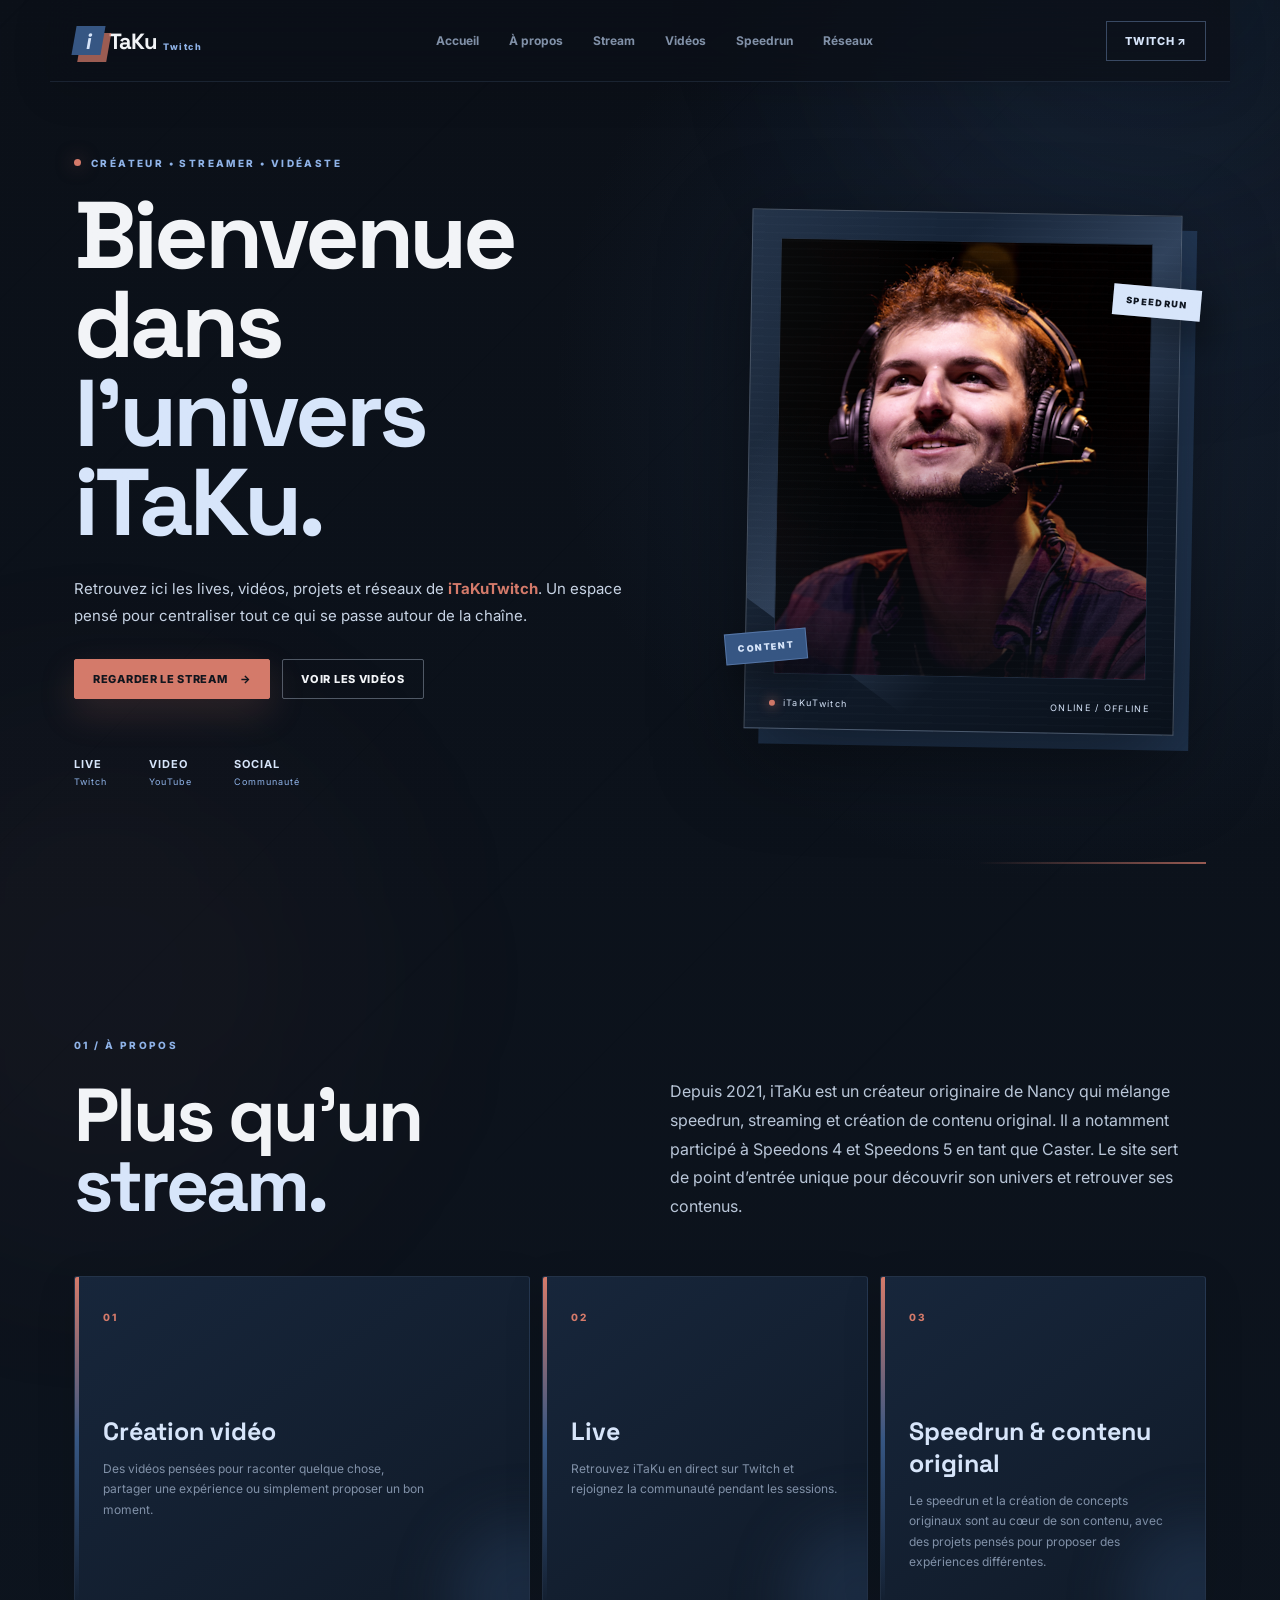
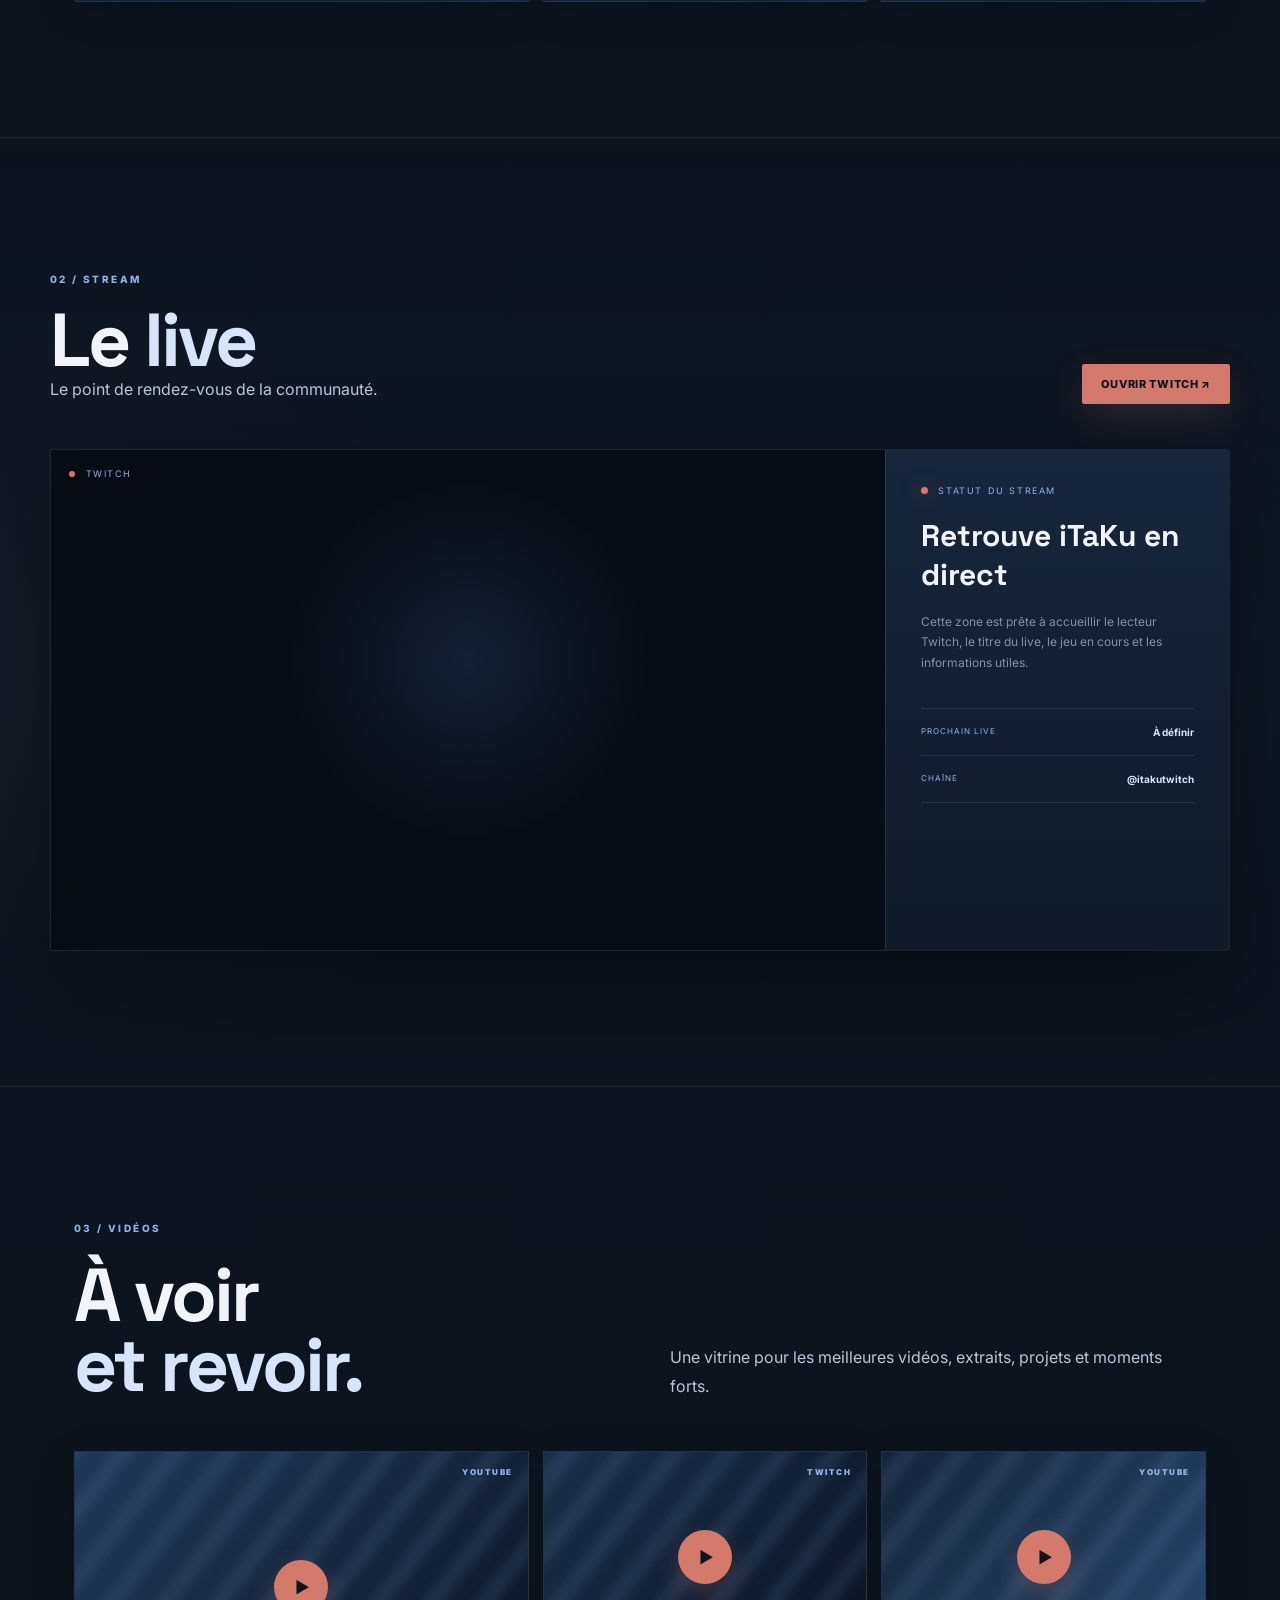
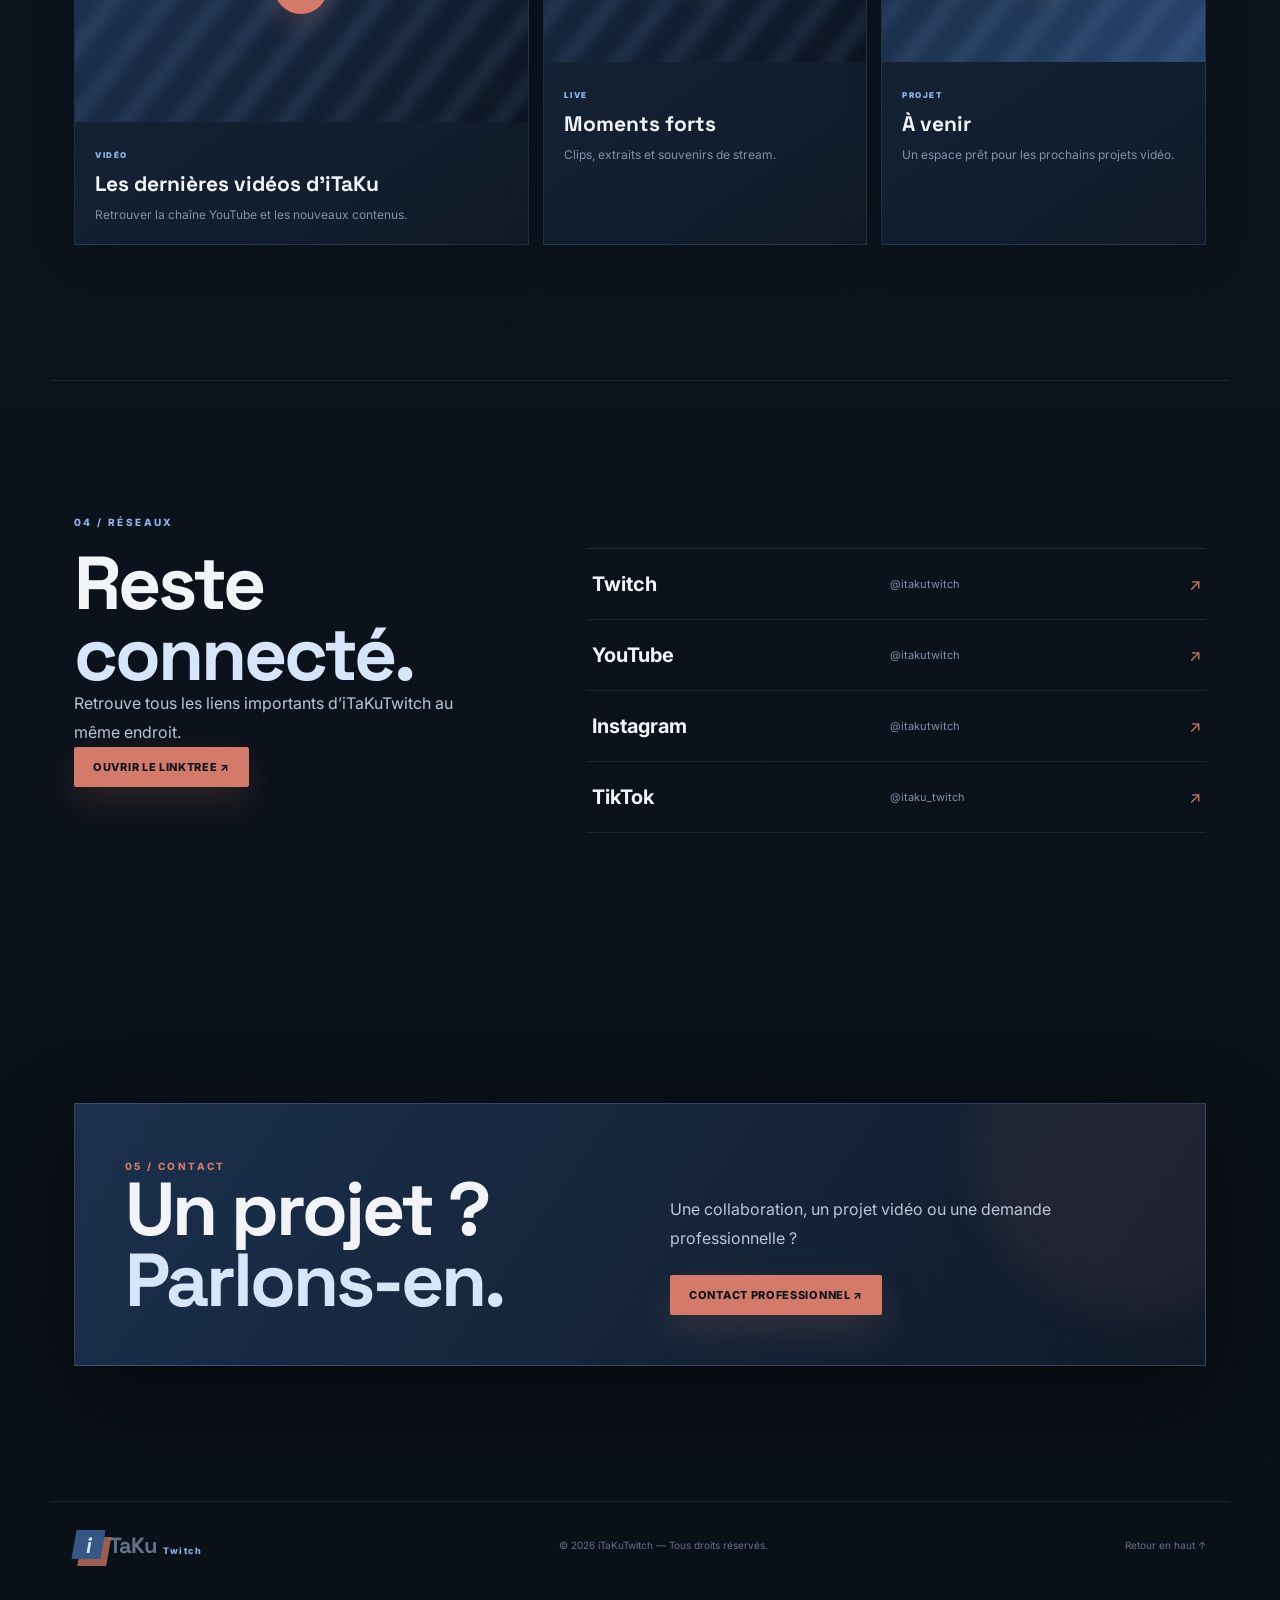
<file: index.html>
<!DOCTYPE html>
<html lang="fr">
<head>
  <meta charset="UTF-8">
  <meta name="viewport" content="width=device-width, initial-scale=1.0">

  <title>iTaKu — Créateur, streamer & speedrunner</title>

  <meta name="description" content="Le site officiel de iTaKu : speedrun, créations originales, vidéos, lives Twitch et casts.">

  <meta name="author" content="iTaKu">

  <meta property="og:title" content="iTaKu — Créateur, streamer & speedrunner">
  <meta property="og:description" content="Speedrun, créations originales, vidéos, lives Twitch et casts.">
  <meta property="og:url" content="https://itakutwitch.live">
  <meta property="og:type" content="website">

  <link rel="icon" type="image/png" href="/favicon.png">

  <link rel="canonical" href="https://itakutwitch.live/">

  <link rel="preconnect" href="https://fonts.googleapis.com">
  <link rel="preconnect" href="https://fonts.gstatic.com" crossorigin>
  <link href="https://fonts.googleapis.com/css2?family=Inter:wght@400;500;600;700;800;900&family=Space+Grotesk:wght@500;600;700&display=swap" rel="stylesheet">

  <link rel="stylesheet" href="style.css">
</head>
<body>
  <div class="bg-grid"></div>
  <div class="blue-glow glow-a"></div>
  <div class="blue-glow glow-b"></div>

  <header class="nav">
    <a class="brand" href="#accueil" aria-label="Accueil iTaKuTwitch">
      <span class="brand-mark">i</span><span>TaKu</span><small>Twitch</small>
    </a>
    <button class="menu-btn" aria-label="Ouvrir le menu">☰</button>
    <nav>
      <a href="#accueil">Accueil</a>
      <a href="#apropos">À propos</a>
      <a href="#stream">Stream</a>
      <a href="#videos">Vidéos</a>
      <a href="speedrun.html">Speedrun</a>
      <a href="#reseaux">Réseaux</a>
    </nav>
    <a class="nav-cta" href="https://linktr.ee/itakutwitch" target="_blank" rel="noopener">Twitch ↗</a>
  </header>

  <main id="accueil">
    <section class="hero">
      <div class="hero-copy">
        <div class="eyebrow"><span class="pulse"></span> CRÉATEUR • STREAMER • VIDÉASTE</div>
        <h1>Bienvenue dans<br><em>l’univers iTaKu.</em></h1>
        <p class="hero-text">
          Retrouvez ici les lives, vidéos, projets et réseaux de <strong>iTaKuTwitch</strong>.
          Un espace pensé pour centraliser tout ce qui se passe autour de la chaîne.
        </p>
        <div class="hero-actions">
          <a class="btn primary" href="https://www.twitch.tv/itakutwitch" target="_blank" rel="noopener">Regarder le stream <span>→</span></a>
          <a class="btn ghost" href="#videos">Voir les vidéos</a>
        </div>
        <div class="mini-stats">
          <div><strong>LIVE</strong><span>Twitch</span></div>
          <div><strong>VIDEO</strong><span>YouTube</span></div>
          <div><strong>SOCIAL</strong><span>Communauté</span></div>
        </div>
      </div>
      <div class="hero-visual">
        <div class="hero-card">
          <div class="scanline"></div>
          <div class="avatar-placeholder">
            <img src="ressources/itakutwitch_photo.png" alt="iTaKuTwitch">
          </div>
          <div class="hero-card-bottom">
            <div><span class="live-dot"></span> iTaKuTwitch</div>
            <span>ONLINE / OFFLINE</span>
          </div>
        </div>
        <a class="floating-tag tag-one" href="speedrun.html">SPEEDRUN</a>
        <div class="floating-tag tag-two">CONTENT</div>
      </div>
    </section>

    <section class="section about" id="apropos">
      <div class="section-label">01 / À PROPOS</div>
      <div class="section-heading">
        <h2>Plus qu’un<br><span>stream.</span></h2>
        <p>
          Depuis 2021, iTaKu est un créateur originaire de Nancy qui mélange speedrun, streaming et création de contenu original.
          Il a notamment participé à Speedons 4 et Speedons 5 en tant que Caster.
          Le site sert de point d’entrée unique pour découvrir son univers et retrouver ses contenus.
        </p>
      </div>
      <div class="about-grid">
        <article class="info-card large">
          <span class="card-number">01</span>
          <h3>Création vidéo</h3>
          <p>Des vidéos pensées pour raconter quelque chose, partager une expérience ou simplement proposer un bon moment.</p>
        </article>
        <article class="info-card">
          <span class="card-number">02</span>
          <h3>Live</h3>
          <p>Retrouvez iTaKu en direct sur Twitch et rejoignez la communauté pendant les sessions.</p>
        </article>
        <article class="info-card">
          <span class="card-number">03</span>
          <h3>Speedrun & contenu original</h3>
          <p>Le speedrun et la création de concepts originaux sont au cœur de son contenu, avec des projets pensés pour proposer des expériences différentes.</p>
        </article>
      </div>
    </section>

    <section class="section stream-section" id="stream">
      <div class="section-label">02 / STREAM</div>
      <div class="stream-head">
        <div>
          <h2>Le <span>live</span></h2>
          <p>Le point de rendez-vous de la communauté.</p>
        </div>
        <a class="btn primary" href="https://twitch.tv/itakutwitch" target="_blank" rel="noopener">Ouvrir Twitch ↗</a>
      </div>
      <div class="stream-panel">
        <div class="stream-screen">
          <div class="offline-badge"><span></span> TWITCH</div>
          <div class="twitch-player">
          <iframe
          src="https://player.twitch.tv/?channel=itakutwitch&parent=itakutwitch.live&parent=www.itakutwitch.live"
          allowfullscreen
          scrolling="no">
          </iframe>
          </div>
        </div>
        <aside class="stream-info">
          <div class="status"><span></span> STATUT DU STREAM</div>
          <h3>Retrouve iTaKu en direct</h3>
          <p>Cette zone est prête à accueillir le lecteur Twitch, le titre du live, le jeu en cours et les informations utiles.</p>
          <div class="schedule">
            <div><span>PROCHAIN LIVE</span><strong>À définir</strong></div>
            <div><span>CHAÎNE</span><strong>@itakutwitch</strong></div>
          </div>
        </aside>
      </div>
    </section>

    <section class="section videos" id="videos">
      <div class="section-label">03 / VIDÉOS</div>
      <div class="section-heading">
        <h2>À voir<br><span>et revoir.</span></h2>
        <p>Une vitrine pour les meilleures vidéos, extraits, projets et moments forts.</p>
      </div>
      <div class="video-grid">
        <a class="video-card featured" href="https://linktr.ee/itakutwitch" target="_blank" rel="noopener">
          <div class="thumb thumb-a"><span class="play">▶</span><small>YOUTUBE</small></div>
          <div class="video-meta"><span>VIDÉO</span><h3>Les dernières vidéos d’iTaKu</h3><p>Retrouver la chaîne YouTube et les nouveaux contenus.</p></div>
        </a>
        <a class="video-card" href="https://linktr.ee/itakutwitch" target="_blank" rel="noopener">
          <div class="thumb thumb-b"><span class="play">▶</span><small>TWITCH</small></div>
          <div class="video-meta"><span>LIVE</span><h3>Moments forts</h3><p>Clips, extraits et souvenirs de stream.</p></div>
        </a>
        <a class="video-card" href="https://linktr.ee/itakutwitch" target="_blank" rel="noopener">
          <div class="thumb thumb-c"><span class="play">▶</span><small>YOUTUBE</small></div>
          <div class="video-meta"><span>PROJET</span><h3>À venir</h3><p>Un espace prêt pour les prochains projets vidéo.</p></div>
        </a>
      </div>
    </section>

    <section class="section social-section" id="reseaux">
      <div class="section-label">04 / RÉSEAUX</div>
      <div class="social-layout">
        <div>
          <h2>Reste<br><span>connecté.</span></h2>
          <p>Retrouve tous les liens importants d’iTaKuTwitch au même endroit.</p>
          <a class="btn primary" href="https://linktr.ee/itakutwitch" target="_blank" rel="noopener">Ouvrir le Linktree ↗</a>
        </div>
        <div class="social-list">
          <a href="https://www.twitch.tv/itakutwitch" target="_blank" rel="noopener"><b>Twitch</b><span>@itakutwitch</span><i>↗</i></a>
          <a href="https://www.youtube.com/@itakutwitch" target="_blank" rel="noopener"><b>YouTube</b><span>@itakutwitch</span><i>↗</i></a>
          <a href="https://www.instagram.com/itakutwitch/" target="_blank" rel="noopener"><b>Instagram</b><span>@itakutwitch</span><i>↗</i></a>
          <a href="https://www.tiktok.com/@itaku_twitch" target="_blank" rel="noopener"><b>TikTok</b><span>@itaku_twitch</span><i>↗</i></a>
        </div>
      </div>
    </section>

    <section class="section contact">
      <div class="contact-box">
        <div>
          <span class="section-label">05 / CONTACT</span>
          <h2>Un projet ?<br><span>Parlons-en.</span></h2>
        </div>
        <div class="contact-right">
          <p>Une collaboration, un projet vidéo ou une demande professionnelle ?</p>
          <a class="btn primary" href="mailto:itaku.off@gmail.com" target="_blank" rel="noopener">Contact professionnel ↗</a>
        </div>
      </div>
    </section>
  </main>

  <footer>
    <div class="brand"><span class="brand-mark">i</span><span>TaKu</span><small>Twitch</small></div>
    <p>© <span id="year"></span> iTaKuTwitch — Tous droits réservés.</p>
    <a href="#accueil">Retour en haut ↑</a>
  </footer>

  <script src="script.js"></script>
</body>
</html>
</file>
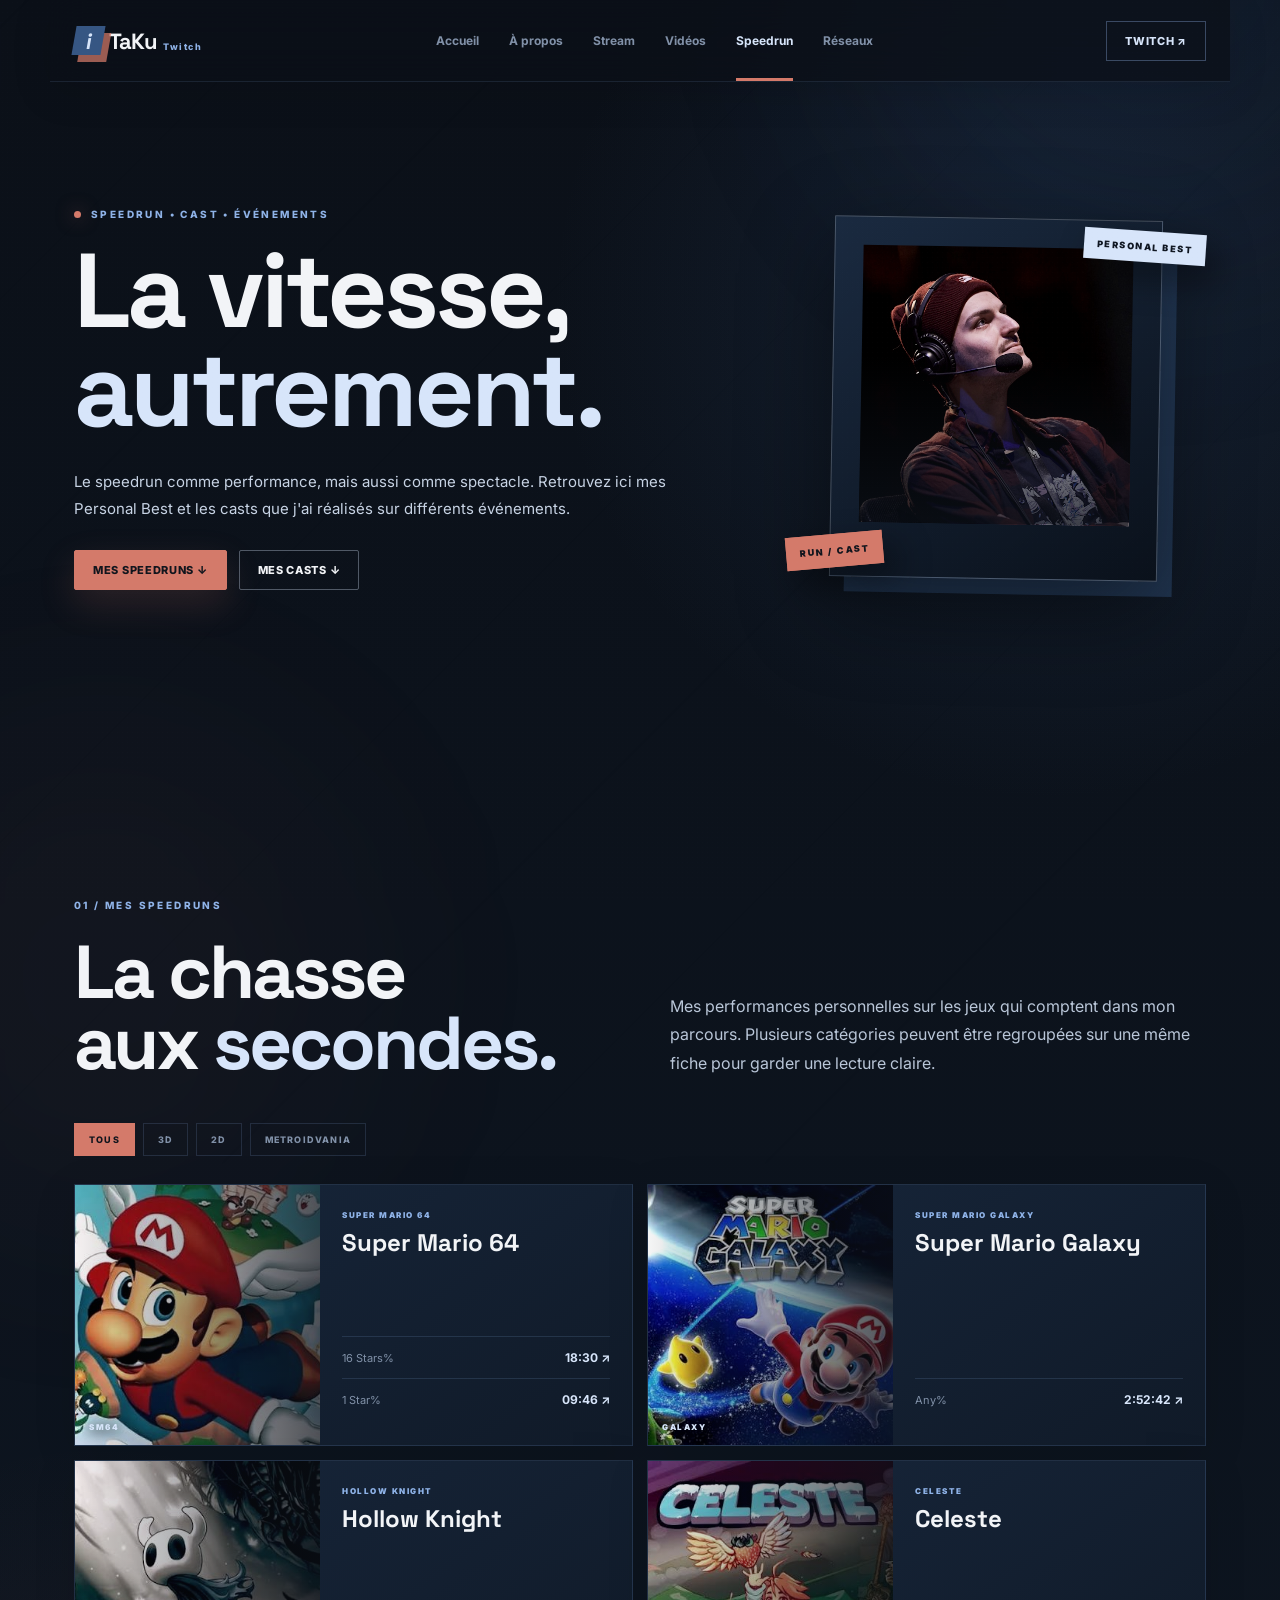
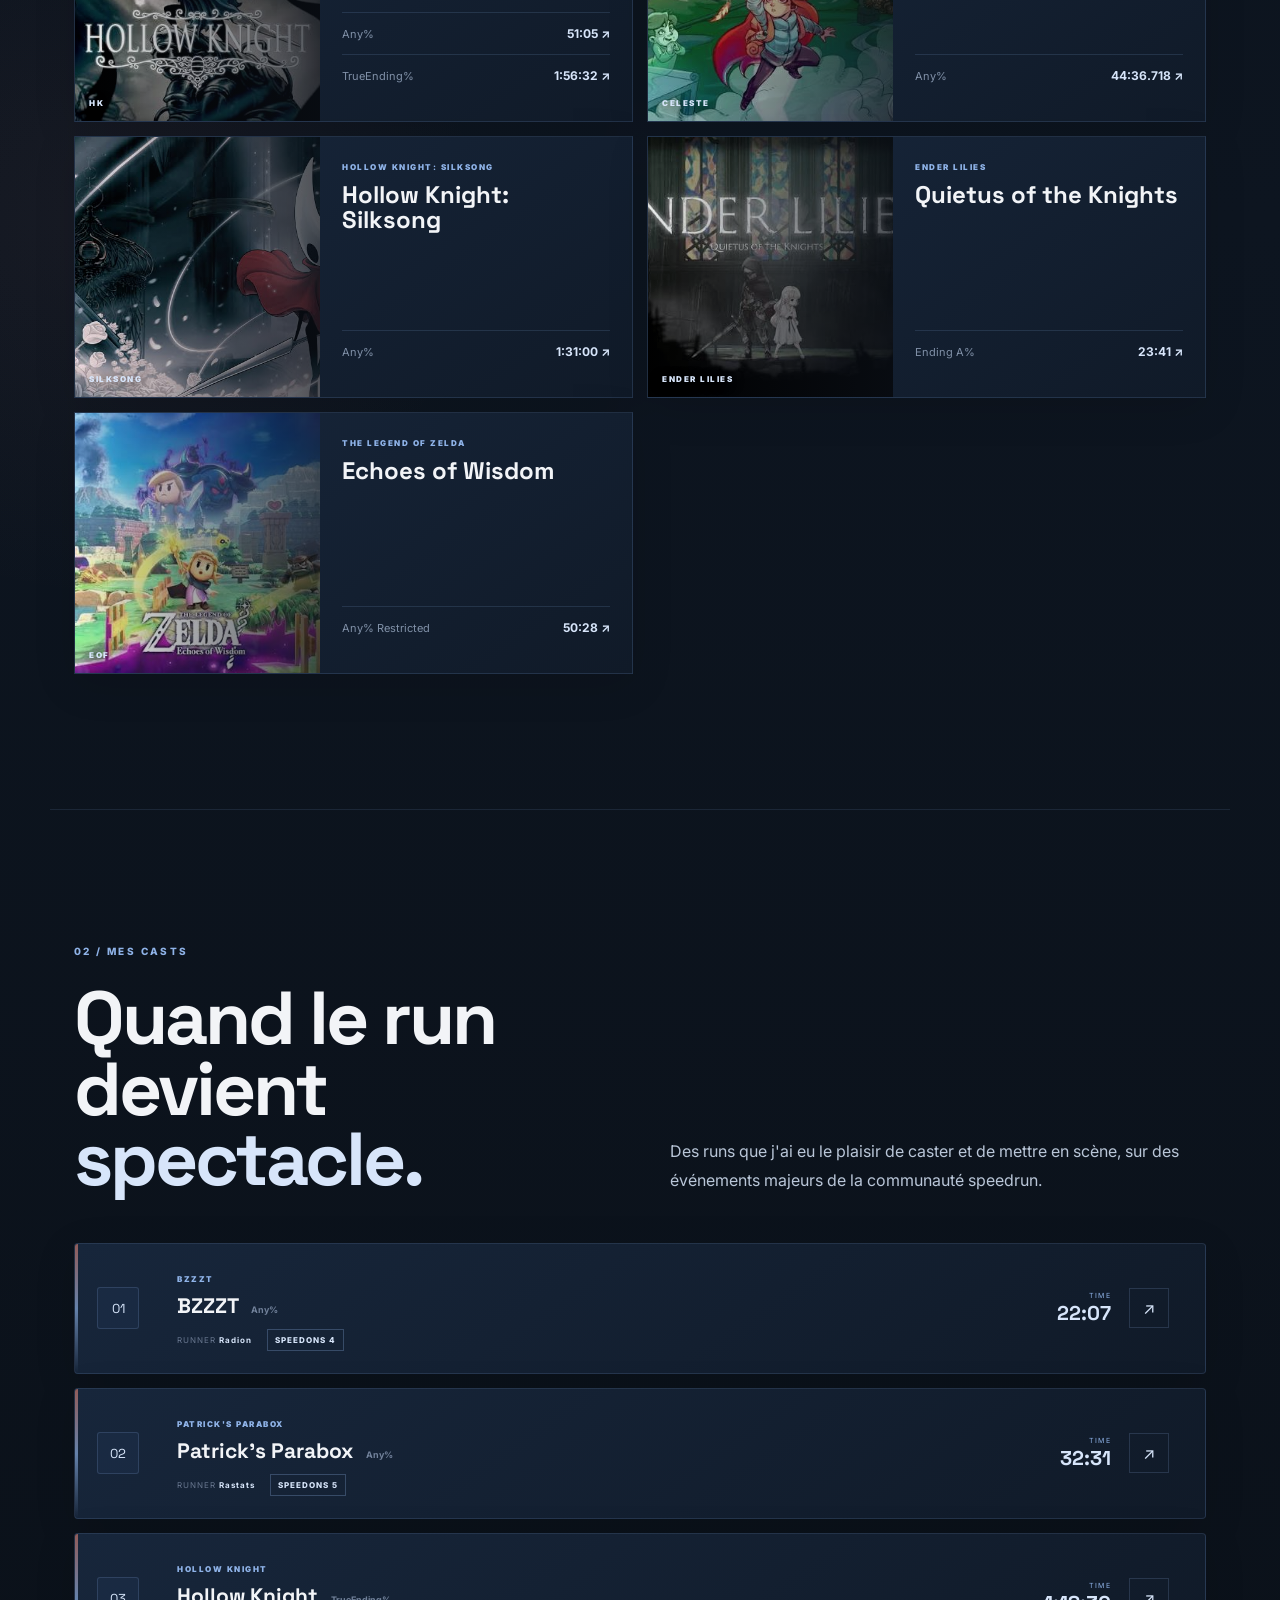
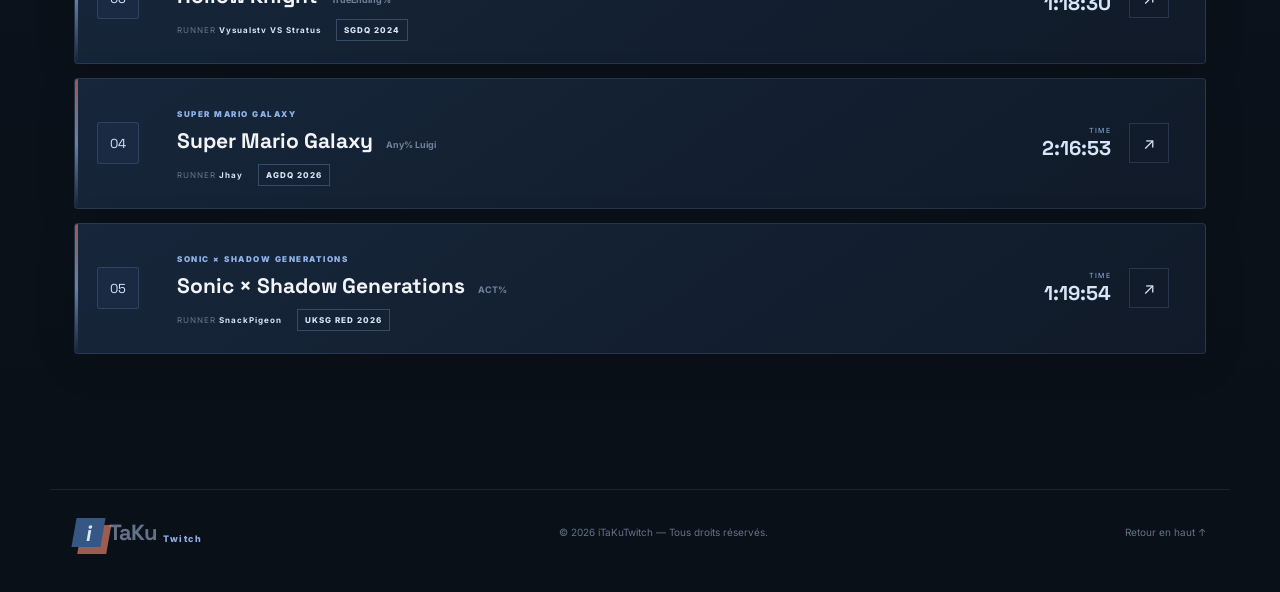
<file: speedrun.html>
<!DOCTYPE html>
<html lang="fr">
<head>
  <meta charset="UTF-8">
  <meta name="viewport" content="width=device-width, initial-scale=1.0">
  <meta name="description" content="Les speedruns et casts de iTaKu : performances personnelles, événements et réalisations dans l'univers du speedrun.">
  <title>iTaKu — Speedrun & Casts</title>
  <link rel="icon" type="image/png" href="favicon.png">
  <link rel="preconnect" href="https://fonts.googleapis.com">
  <link rel="preconnect" href="https://fonts.gstatic.com" crossorigin>
  <link href="https://fonts.googleapis.com/css2?family=Inter:wght@400;500;600;700;800;900&family=Space+Grotesk:wght@500;600;700&display=swap" rel="stylesheet">
  <link rel="stylesheet" href="style.css">
</head>
<body>
  <div class="bg-grid"></div>
  <div class="blue-glow glow-a"></div>
  <div class="blue-glow glow-b"></div>

  <header class="nav">
    <a class="brand" href="index.html#accueil">
      <span class="brand-mark">i</span><span>TaKu</span><small>Twitch</small>
    </a>

    <nav>
      <a href="index.html#accueil">Accueil</a>
      <a href="index.html#apropos">À propos</a>
      <a href="index.html#stream">Stream</a>
      <a href="index.html#videos">Vidéos</a>
      <a href="speedrun.html" class="active">Speedrun</a>
      <a href="index.html#reseaux">Réseaux</a>
    </nav>

    <a class="nav-cta" href="https://www.twitch.tv/itakutwitch" target="_blank" rel="noopener">Twitch ↗</a>
    <button class="menu-btn" aria-label="Ouvrir le menu">☰</button>
  </header>

  <main>
    <section class="speed-hero">
      <div>
        <div class="eyebrow"><span class="pulse"></span> SPEEDRUN • CAST • ÉVÉNEMENTS</div>
        <h1>La vitesse,<br><em>autrement.</em></h1>
        <p>
          Le speedrun comme performance, mais aussi comme spectacle.
          Retrouvez ici mes Personal Best et les casts que j'ai réalisés sur différents événements.
        </p>
        <div class="speed-tabs">
          <a href="#speedruns" class="btn primary">Mes speedruns ↓</a>
          <a href="#casts" class="btn ghost">Mes casts ↓</a>
        </div>
      </div>
      <div class="speed-hero-mark">
        <div class="speed-mark-card">
          <div class="speed-mark-avatar"><img src="ressources/speedrun-scene.jpg" alt="iTaKu sur scène" loading="lazy"><span>i</span></div>
        </div>
        <span class="speed-tag speed-tag-pb">PERSONAL BEST</span>
        <span class="speed-tag speed-tag-cast">RUN / CAST</span>
      </div>
    </section>


    

    <section class="section speedrun-section" id="speedruns">
      <div class="section-label">01 / MES SPEEDRUNS</div>
      <div class="section-heading">
        <h2>La chasse<br>aux <span>secondes.</span></h2>
        <p>
          Mes performances personnelles sur les jeux qui comptent dans mon parcours.
          Plusieurs catégories peuvent être regroupées sur une même fiche pour garder une lecture claire.
        </p>
      </div>

      <div class="run-toolbar">
        <button class="run-filter active" data-filter="all">TOUS</button>
        <button class="run-filter" data-filter="3d">3D</button>
        <button class="run-filter" data-filter="2d">2D</button>
        <button class="run-filter" data-filter="metroidvania">METROIDVANIA</button>
      </div>

      <!--
        IMAGES DES JEUX : placez vos images dans ressources/speedruns/
        avec les noms utilisés dans les balises <img> ci-dessous.
        LIENS DES RUNS : remplacez href="#" par le lien YouTube/Speedrun.com/Twitch correspondant.
      -->
      <div class="run-grid">
        <article class="run-card" data-tags="3d">
          <div class="run-art mario64-art"><img src="ressources/speedruns/super-mario-64.jpg" alt="Super Mario 64" loading="lazy"><span>SM64</span></div>
          <div class="run-content">
            <span class="run-type">SUPER MARIO 64</span>
            <h3>Super Mario 64</h3>
            <div class="run-times">
              <a href="https://www.twitch.tv/videos/2334548167" class="run-row-link"><span>16 Stars%</span><strong>18:30 ↗</strong></a>
              <a href="https://www.youtube.com/watch?v=Pmy-gC-2ddg" class="run-row-link"><span>1 Star%</span><strong>09:46 ↗</strong></a>
            </div>
          </div>
        </article>

        <article class="run-card" data-tags="3d">
          <div class="run-art galaxy-art"><img src="ressources/speedruns/super-mario-galaxy.jpg" alt="Super Mario Galaxy" loading="lazy"><span>GALAXY</span></div>
          <div class="run-content">
            <span class="run-type">SUPER MARIO GALAXY</span>
            <h3>Super Mario Galaxy</h3>
            <div class="run-times">
              <a href="https://www.youtube.com/watch?v=en0kpqv05eg" class="run-row-link"><span>Any%</span><strong>2:52:42 ↗</strong></a>
            </div>
          </div>
        </article>

        <article class="run-card" data-tags="2d metroidvania">
          <div class="run-art hollow-art"><img src="ressources/speedruns/hollow-knight.jpg" alt="Hollow Knight" loading="lazy"><span>HK</span></div>
          <div class="run-content">
            <span class="run-type">HOLLOW KNIGHT</span>
            <h3>Hollow Knight</h3>
            <div class="run-times">
              <a href="https://www.twitch.tv/videos/1636317647" class="run-row-link"><span>Any%</span><strong>51:05 ↗</strong></a>
              <a href="https://www.twitch.tv/videos/2180805382" class="run-row-link"><span>TrueEnding%</span><strong>1:56:32 ↗</strong></a>
            </div>
          </div>
        </article>

        <article class="run-card" data-tags="2d">
          <div class="run-art celeste-art"><img src="ressources/speedruns/celeste.jpg" alt="Celeste" loading="lazy"><span>CELESTE</span></div>
          <div class="run-content">
            <span class="run-type">CELESTE</span>
            <h3>Celeste</h3>
            <div class="run-times">
              <a href="https://www.twitch.tv/videos/2326430047" class="run-row-link"><span>Any%</span><strong>44:36.718 ↗</strong></a>
            </div>
          </div>
        </article>

        <article class="run-card" data-tags="2d metroidvania">
          <div class="run-art silk-art"><img src="ressources/speedruns/hollow-knight-silksong.jpg" alt="Hollow Knight: Silksong" loading="lazy"><span>SILKSONG</span></div>
          <div class="run-content">
            <span class="run-type">HOLLOW KNIGHT: SILKSONG</span>
            <h3>Hollow Knight: Silksong</h3>
            <div class="run-times">
              <a href="https://www.youtube.com/watch?v=I8oDB225sro" class="run-row-link"><span>Any%</span><strong>1:31:00 ↗</strong></a>
            </div>
          </div>
        </article>

        <article class="run-card" data-tags="2d metroidvania">
          <div class="run-art lilies-art"><img src="ressources/speedruns/ender-lilies.jpg" alt="ENDER LILIES: Quietus of the Knights" loading="lazy"><span>ENDER LILIES</span></div>
          <div class="run-content">
            <span class="run-type">ENDER LILIES</span>
            <h3>Quietus of the Knights</h3>
            <div class="run-times">
              <a href="https://www.twitch.tv/videos/2284957812" class="run-row-link"><span>Ending A%</span><strong>23:41 ↗</strong></a>
            </div>
          </div>
        </article>

        <article class="run-card" data-tags="3d">
          <div class="run-art zelda-art"><img src="ressources/speedruns/zelda-echoes-of-wisdom.jpg" alt="The Legend of Zelda: Echoes of Wisdom" loading="lazy"><span>EOF</span></div>
          <div class="run-content">
            <span class="run-type">THE LEGEND OF ZELDA</span>
            <h3>Echoes of Wisdom</h3>
            <div class="run-times">
              <a href="https://www.youtube.com/watch?v=a-XhZ4KpKKk" class="run-row-link"><span>Any% Restricted</span><strong>50:28 ↗</strong></a>
            </div>
          </div>
        </article>
      </div>
    </section>

    <section class="section casts-section" id="casts">
      <div class="section-label">02 / MES CASTS</div>
      <div class="section-heading">
        <h2>Quand le run<br>devient <span>spectacle.</span></h2>
        <p>
          Des runs que j'ai eu le plaisir de caster et de mettre en scène,
          sur des événements majeurs de la communauté speedrun.
        </p>
      </div>

      <div class="cast-list">
        <article class="cast-card">
          <div class="cast-number">01</div>
          <div class="cast-main">
            <span class="cast-game">BZZZT</span>
            <h3>BZZZT <small>Any%</small></h3>
            <div class="cast-details"><span>RUNNER <b>Radion</b></span><span class="event-badge">SPEEDONS 4</span></div>
          </div>
          <div class="cast-time"><span>TIME</span><strong>22:07</strong></div>
          <a class="cast-arrow" href="https://www.youtube.com/watch?v=tUwv9pEwfLk" aria-label="Voir le cast BZZZT">↗</a>
        </article>

        <article class="cast-card">
          <div class="cast-number">02</div>
          <div class="cast-main">
            <span class="cast-game">PATRICK'S PARABOX</span>
            <h3>Patrick's Parabox <small>Any%</small></h3>
            <div class="cast-details"><span>RUNNER <b>Rastats</b></span><span class="event-badge">SPEEDONS 5</span></div>
          </div>
          <div class="cast-time"><span>TIME</span><strong>32:31</strong></div>
          <a class="cast-arrow" href="https://www.youtube.com/watch?v=qgu8iL9-xBM" aria-label="Voir le cast Patrick's Parabox">↗</a>
        </article>

        <article class="cast-card">
          <div class="cast-number">03</div>
          <div class="cast-main">
            <span class="cast-game">HOLLOW KNIGHT</span>
            <h3>Hollow Knight <small>TrueEnding%</small></h3>
            <div class="cast-details"><span>RUNNER <b>Vysualstv VS Stratus</b></span><span class="event-badge">SGDQ 2024</span></div>
          </div>
          <div class="cast-time"><span>TIME</span><strong>1:18:30</strong></div>
          <a class="cast-arrow" href="https://www.youtube.com/watch?v=F_A6JzwJVvg" aria-label="Voir le cast Hollow Knight">↗</a>
        </article>

        <article class="cast-card">
          <div class="cast-number">04</div>
          <div class="cast-main">
            <span class="cast-game">SUPER MARIO GALAXY</span>
            <h3>Super Mario Galaxy <small>Any% Luigi</small></h3>
            <div class="cast-details"><span>RUNNER <b>Jhay</b></span><span class="event-badge">AGDQ 2026</span></div>
          </div>
          <div class="cast-time"><span>TIME</span><strong>2:16:53</strong></div>
          <a class="cast-arrow" href="https://www.youtube.com/watch?v=IQ46Wzj0oys" aria-label="Voir le cast Super Mario Galaxy">↗</a>
        </article>

        <article class="cast-card">
          <div class="cast-number">05</div>
          <div class="cast-main">
            <span class="cast-game">SONIC × SHADOW GENERATIONS</span>
            <h3>Sonic × Shadow Generations <small>ACT%</small></h3>
            <div class="cast-details"><span>RUNNER <b>SnackPigeon</b></span><span class="event-badge">UKSG RED 2026</span></div>
          </div>
          <div class="cast-time"><span>TIME</span><strong>1:19:54</strong></div>
          <a class="cast-arrow" href="https://www.youtube.com/watch?v=4SaveTtzUrw" aria-label="Voir le cast Sonic × Shadow Generations">↗</a>
        </article>
      </div>
    </section>
  </main>

  <footer>
    <div class="brand"><span class="brand-mark">i</span><span>TaKu</span><small>Twitch</small></div>
    <p>© <span id="year"></span> iTaKuTwitch — Tous droits réservés.</p>
    <a href="#top">Retour en haut ↑</a>
  </footer>

  <script src="script.js"></script>
  <script>
    document.querySelectorAll('.run-filter').forEach(button => {
      button.addEventListener('click', () => {
        document.querySelectorAll('.run-filter').forEach(b => b.classList.remove('active'));
        button.classList.add('active');
        const filter = button.dataset.filter;
        document.querySelectorAll('.run-card').forEach(card => {
          card.style.display = filter === 'all' || card.dataset.tags.includes(filter) ? '' : 'none';
        });
      });
    });
  </script>
</body>
</html>
</file>
<file: style.css>
@import url('https://fonts.googleapis.com/css2?family=Inter:wght@400;500;600;700;800;900&family=Space+Grotesk:wght@500;600;700&display=swap');

:root{
  --blue-900:#365683;
  --coral:#D47A6A;
  --coral-soft:rgba(212,122,106,.16);
  --ice:#D7E5FA;
  --blue-800:#4D6B99;
  --blue-700:#8FB3E8;
  --blue-500:#B8CEF0;
  --blue-300:#D7E5FA;
  --bg:#0B1018;
  --bg-2:#111A28;
  --panel:#121D2C;
  --panel-2:#17263B;
  --text:#F2F4F7;
  --text-soft:#C7D3E4;
  --muted:#8191A8;
  --line:rgba(143,179,232,.15);
  --line-strong:rgba(215,229,250,.34);
  --blue-soft:rgba(54,86,131,.20);
  --blue-glow:rgba(143,179,232,.20);
  --max:1180px;
  --radius:8px;
}

*{box-sizing:border-box;margin:0;padding:0}
html{scroll-behavior:smooth}
body{
  background:
    radial-gradient(circle at 75% 0%,rgba(54,86,131,.22),transparent 34rem),
    radial-gradient(circle at 15% 65%,rgba(122,150,200,.08),transparent 28rem),
    var(--bg);
  color:var(--text);
  font-family:Inter,system-ui,sans-serif;
  overflow-x:hidden;
}
body:before{
  content:"";position:fixed;inset:0;pointer-events:none;z-index:-5;opacity:.34;
  background-image:
    linear-gradient(rgba(192,219,255,.025) 1px,transparent 1px),
    linear-gradient(90deg,rgba(192,219,255,.025) 1px,transparent 1px);
  background-size:58px 58px;
  mask-image:linear-gradient(to bottom,#000 0%,transparent 90%);
}
body:after{
  content:"";position:fixed;inset:0;pointer-events:none;z-index:30;opacity:.025;
  background-image:radial-gradient(rgba(192,219,255,.8) .45px,transparent .45px);
  background-size:5px 5px;
}
a{color:inherit;text-decoration:none}
button{font:inherit}

.bg-grid{
  position:fixed;inset:-30%;z-index:-4;pointer-events:none;opacity:.27;
  background:repeating-linear-gradient(135deg,transparent 0 70px,rgba(88,117,165,.12) 71px 73px,transparent 74px 142px);
  filter:blur(8px);animation:drift 48s linear infinite;
}
.blue-glow{
  position:fixed;width:44vw;height:44vw;border-radius:50%;pointer-events:none;z-index:-3;filter:blur(120px);
  background:rgba(54,86,131,.18)
}
.glow-a{top:-25vw;right:-12vw}.glow-b{bottom:-28vw;left:-14vw;background:rgba(122,150,200,.07)}
@keyframes drift{to{transform:translate3d(70px,35px,0) rotate(4deg)}}

.nav{
  height:78px;max-width:var(--max);margin:auto;padding:0 24px;
  display:flex;align-items:center;justify-content:space-between;position:sticky;top:0;z-index:20;
  background:rgba(7,12,21,.82);backdrop-filter:blur(18px);
  border-bottom:1px solid var(--line)
}
.brand{display:flex;align-items:center;gap:2px;font-family:"Space Grotesk";font-size:21px;font-weight:800;letter-spacing:-1px}
.brand small{font-family:Inter;font-size:9px;color:var(--blue-700);letter-spacing:1.5px;margin-left:4px;margin-top:12px}
.brand-mark{width:29px;height:29px;display:grid;place-items:center;background:var(--blue-900);color:var(--blue-300);transform:skew(-10deg);margin-right:4px;box-shadow:6px 6px 0 rgba(122,150,200,.32)}
.nav nav{display:flex;gap:28px;color:var(--muted);font-size:12px;font-weight:700}
.nav nav a{position:relative;padding:31px 0;transition:.2s}
.nav nav a:after{content:"";position:absolute;left:0;right:100%;bottom:0;height:2px;background:var(--blue-500);transition:.25s}
.nav nav a:hover,.nav nav a.active{color:var(--blue-300)}
.nav nav a:hover:after,.nav nav a.active:after{right:0}
.nav-cta,.btn{
  display:inline-flex;align-items:center;justify-content:center;gap:12px;border:1px solid var(--line-strong);
  padding:12px 18px;font-size:11px;font-weight:800;text-transform:uppercase;letter-spacing:.7px;transition:.22s ease
}
.nav-cta{background:var(--blue-900);color:var(--blue-300);border-color:rgba(156,184,236,.4)}
.nav-cta:hover{background:var(--blue-700);color:var(--bg);border-color:var(--blue-700);transform:translateY(-2px)}
.menu-btn{display:none;background:none;color:var(--blue-300);border:0;font-size:24px}

.hero{min-height:calc(100vh - 78px);max-width:var(--max);margin:auto;padding:72px 24px 100px;display:grid;grid-template-columns:1.08fr .92fr;gap:60px;align-items:center;position:relative}
.hero:after{content:"";position:absolute;right:24px;bottom:40px;width:190px;height:1px;background:linear-gradient(90deg,transparent,var(--blue-500));opacity:.5}
.eyebrow,.section-label{font-size:10px;letter-spacing:2.4px;font-weight:800;color:var(--blue-700)}
.eyebrow{display:flex;align-items:center;gap:10px;margin-bottom:22px}
.pulse,.status span{width:7px;height:7px;border-radius:50%;background:var(--blue-500);box-shadow:0 0 18px rgba(156,184,236,.75)}
h1,h2,h3{font-family:"Space Grotesk"}h1,h2{letter-spacing:-3px;line-height:.94}
h1{font-size:clamp(54px,7vw,94px);max-width:800px}h1 em,h2 span{font-style:normal;color:var(--blue-500)}
.hero-text{max-width:650px;color:var(--text-soft);font-size:15px;line-height:1.8;margin:28px 0 30px}.hero-text strong{color:var(--blue-300)}
.hero-actions{display:flex;gap:12px}.btn.primary{background:var(--blue-700);border-color:var(--blue-700);color:var(--bg);box-shadow:0 12px 35px rgba(54,86,131,.25)}
.btn.primary:hover{background:var(--blue-300);border-color:var(--blue-300);transform:translateY(-2px)}
.btn.ghost:hover{border-color:var(--blue-500);background:rgba(122,150,200,.08);transform:translateY(-2px)}
.mini-stats{display:flex;gap:42px;margin-top:58px}.mini-stats div{display:flex;flex-direction:column;gap:5px}.mini-stats strong{font-size:11px;color:var(--blue-300);letter-spacing:1px}.mini-stats span{font-size:9px;color:var(--blue-700);letter-spacing:1px}

.hero-visual{position:relative;min-height:520px;display:grid;place-items:center}.hero-card{width:min(420px,90%);height:500px;border:1px solid var(--line-strong);background:linear-gradient(145deg,#172944,#080e18);position:relative;overflow:hidden;box-shadow:28px 32px 80px rgba(0,0,0,.55),14px 14px 0 rgba(122,150,200,.13)}
.hero-card:before{content:"";position:absolute;inset:0;background:linear-gradient(135deg,transparent 28%,rgba(88,117,165,.34),transparent 70%);clip-path:polygon(0 0,100% 0,100% 75%,42% 100%,0 75%);opacity:.9}
.hero-card:after{content:"";position:absolute;left:0;top:0;width:45%;height:100%;background:linear-gradient(90deg,rgba(192,219,255,.06),transparent);transform:skewX(-14deg);transform-origin:top}
.scanline{position:absolute;inset:0;z-index:3;pointer-events:none;background:repeating-linear-gradient(0deg,transparent 0 6px,rgba(192,219,255,.015) 7px 8px)}
.avatar-placeholder{position:absolute;inset:32px 32px 52px;overflow:hidden;display:flex;align-items:center;justify-content:center;background:#0a1422;border:1px solid rgba(156,184,236,.16)}
.avatar-placeholder:after{content:"";position:absolute;inset:0;background:linear-gradient(180deg,transparent 45%,rgba(7,12,21,.72));pointer-events:none}
.avatar-placeholder img{width:100%;height:100%;object-fit:cover;filter:saturate(.82) contrast(1.04);transform:scale(1.02)}
.avatar-placeholder span,.avatar-placeholder b{display:none}
.hero-card-bottom{position:absolute;left:24px;right:24px;bottom:20px;z-index:4;display:flex;justify-content:space-between;align-items:center;font-size:9px;color:var(--blue-300);letter-spacing:1.3px}
.hero-card-bottom div{display:flex;gap:8px;align-items:center}.live-dot{width:6px;height:6px;background:var(--blue-500);border-radius:50%;box-shadow:0 0 10px var(--blue-500)}
.floating-tag{position:absolute;background:var(--blue-300);color:var(--bg);padding:9px 12px;font-size:9px;font-weight:900;letter-spacing:1.4px;box-shadow:10px 12px 28px rgba(0,0,0,.45);z-index:5}
.tag-one{right:1%;top:17%;transform:rotate(5deg)}.tag-two{left:1%;bottom:16%;transform:rotate(-5deg);background:var(--blue-900);color:var(--blue-300)}

.section{max-width:var(--max);margin:auto;padding:120px 24px}.section-heading{display:grid;grid-template-columns:1fr 1fr;gap:60px;margin-top:22px;align-items:end}
.section-heading h2,.stream-head h2,.social-layout h2,.contact-box h2{font-size:clamp(48px,6vw,75px)}
.section-heading p,.stream-head p,.social-layout p,.contact-right p{color:var(--text-soft);line-height:1.8;max-width:520px}
.about-grid{display:grid;grid-template-columns:1.4fr 1fr 1fr;gap:12px;margin-top:55px}
.info-card{min-height:250px;padding:28px;background:linear-gradient(145deg,var(--panel-2),var(--panel));border:1px solid var(--line);position:relative;overflow:hidden;transition:.25s}
.info-card.large{min-height:320px}.info-card:before{content:"";position:absolute;left:0;top:0;width:3px;height:100%;background:linear-gradient(var(--blue-500),var(--blue-900),transparent)}
.info-card:after{content:"";position:absolute;width:150px;height:150px;right:-70px;bottom:-70px;border-radius:50%;background:rgba(88,117,165,.23);filter:blur(28px)}
.info-card:hover{transform:translateY(-4px);border-color:var(--line-strong)}.card-number{font-size:10px;color:var(--blue-500);font-weight:800;letter-spacing:2px}
.info-card h3{font-size:25px;margin-top:90px}.info-card p{color:var(--muted);font-size:12px;line-height:1.7;margin-top:12px;max-width:330px}

.stream-section{max-width:none;background:linear-gradient(180deg,transparent,rgba(54,86,131,.08),transparent);border-top:1px solid var(--line);border-bottom:1px solid var(--line)}
.stream-section>*{max-width:var(--max);margin-left:auto;margin-right:auto}.stream-head{display:flex;justify-content:space-between;align-items:end;margin-top:20px;margin-bottom:45px}
.stream-panel{display:grid;grid-template-columns:1.7fr .7fr;border:1px solid var(--line);background:#060b13}.stream-screen{min-height:500px;background:radial-gradient(circle at 50% 45%,rgba(88,117,165,.22),transparent 36%),#050912;display:flex;flex-direction:column;align-items:center;justify-content:center;position:relative}
.offline-badge{position:absolute;top:18px;left:18px;font-size:9px;letter-spacing:1.5px;color:var(--blue-700);z-index:2}.offline-badge span{display:inline-block;width:6px;height:6px;background:var(--blue-500);border-radius:50%;margin-right:6px}
.play-ring{width:70px;height:70px;border:1px solid var(--blue-700);border-radius:50%;display:grid;place-items:center;color:var(--blue-300);padding-left:3px}.stream-screen h3{font-size:25px;margin-top:20px}.stream-screen p{color:var(--muted);font-size:12px;margin-top:7px}
.stream-info{padding:35px;border-left:1px solid var(--line)}.status{display:flex;gap:10px;align-items:center;font-size:9px;letter-spacing:1.6px;color:var(--blue-700)}.stream-info h3{font-size:30px;margin-top:20px}.stream-info>p{color:var(--muted);font-size:12px;line-height:1.7;margin-top:18px}
.schedule{border-top:1px solid var(--line);margin-top:35px}.schedule div{padding:17px 0;border-bottom:1px solid var(--line);display:flex;justify-content:space-between;gap:20px}.schedule span{font-size:8px;color:var(--blue-700);letter-spacing:1px}.schedule strong{font-size:10px;color:var(--blue-300)}

.video-grid{display:grid;grid-template-columns:1.4fr 1fr 1fr;gap:14px;margin-top:50px}.video-card{background:linear-gradient(145deg,var(--panel-2),var(--panel));border:1px solid var(--line);transition:.25s;overflow:hidden}.video-card:hover{transform:translateY(-5px);border-color:var(--line-strong);box-shadow:0 18px 50px rgba(0,0,0,.3)}
.thumb{height:210px;position:relative;display:flex;align-items:center;justify-content:center;overflow:hidden}.featured .thumb{height:270px}.thumb:before{content:"";position:absolute;inset:-20%;background:repeating-linear-gradient(135deg,rgba(122,150,200,.12) 0 16px,transparent 17px 42px);filter:blur(4px);transform:rotate(-7deg)}
.thumb-a{background:linear-gradient(135deg,#1b3150,#09121f)}.thumb-b{background:linear-gradient(135deg,#152640,#0b1423)}.thumb-c{background:linear-gradient(135deg,#101c30,#203454)}
.play{z-index:1;width:54px;height:54px;border-radius:50%;background:var(--blue-700);color:var(--bg);display:grid;place-items:center;padding-left:3px}.thumb small{position:absolute;right:15px;top:15px;font-size:8px;letter-spacing:1.5px;font-weight:900;z-index:2;color:var(--blue-300)}
.video-meta{padding:20px}.video-meta>span{font-size:8px;color:var(--blue-500);font-weight:900;letter-spacing:1.5px}.video-meta h3{font-size:21px;margin-top:8px}.video-meta p{font-size:12px;color:var(--muted);line-height:1.6;margin-top:8px}

.social-section{border-top:1px solid var(--line)}.social-layout{display:grid;grid-template-columns:.8fr 1.2fr;gap:100px;margin-top:20px}.social-list{border-top:1px solid var(--line)}
.social-list a{display:grid;grid-template-columns:1fr 1fr auto;align-items:center;padding:23px 5px;border-bottom:1px solid var(--line);transition:.2s}.social-list a:hover{padding-left:15px;background:rgba(88,117,165,.09)}.social-list b{font-size:20px}.social-list span{font-size:11px;color:var(--muted)}.social-list i{font-style:normal;color:var(--blue-500)}
.contact{padding-top:20px}.contact-box{background:linear-gradient(125deg,#1b3354,#0f1d31);border:1px solid rgba(156,184,236,.3);padding:50px;display:grid;grid-template-columns:1fr 1fr;gap:60px;position:relative;overflow:hidden}.contact-box:after{content:"";position:absolute;right:-100px;top:-120px;width:330px;height:330px;border-radius:50%;background:rgba(192,219,255,.09);filter:blur(20px)}
.contact-box .section-label{color:var(--blue-500)}.contact-right{align-self:end;position:relative;z-index:1}.contact-right .btn{margin-top:22px}
footer{border-top:1px solid var(--line);max-width:var(--max);margin:auto;padding:28px 24px 45px;display:flex;align-items:center;justify-content:space-between;color:#63728a;font-size:10px}footer a:hover{color:var(--blue-300)}
.twitch-player{width:100%;aspect-ratio:16 / 9;overflow:hidden}.twitch-player iframe{width:100%;height:100%;border:none;display:block}

/* ===== SPEEDRUN PAGE ===== */
.speed-hero{max-width:var(--max);margin:auto;min-height:calc(78vh - 20px);padding:90px 24px 110px;display:grid;grid-template-columns:1.15fr .85fr;gap:60px;align-items:center;position:relative}
.speed-hero h1{font-size:clamp(58px,8vw,105px);margin-top:18px}.speed-hero>div:first-child>p{max-width:650px;color:var(--text-soft);font-size:15px;line-height:1.8;margin:28px 0}.speed-tabs{display:flex;gap:12px}
.speed-hero-mark{width:min(420px,100%);aspect-ratio:1;justify-self:end;position:relative;display:grid;place-items:center}.speed-mark-card{width:78%;height:86%;position:relative;overflow:hidden;border:1px solid var(--line-strong);background:linear-gradient(145deg,#1b3455,#080f1a);box-shadow:25px 28px 70px rgba(0,0,0,.55),12px 12px 0 rgba(122,150,200,.13)}
.speed-mark-card:before{content:"";position:absolute;inset:0;z-index:2;background:linear-gradient(140deg,transparent 35%,rgba(156,184,236,.16),transparent 70%);pointer-events:none}.speed-mark-card:after{content:"";position:absolute;left:-25%;bottom:-20%;width:90%;height:45%;background:rgba(192,219,255,.05);transform:rotate(-12deg);pointer-events:none}
.speed-mark-avatar{position:absolute;inset:0;overflow:hidden}.speed-mark-avatar img{width:100%;height:100%;object-fit:cover;filter:saturate(.82) contrast(1.08)}.speed-mark-avatar:after{content:"";position:absolute;inset:0;background:linear-gradient(180deg,rgba(7,12,21,.05) 20%,rgba(7,12,21,.72) 100%)}.speed-mark-avatar span{display:none}
.speed-mark-bottom{position:absolute;left:20px;right:20px;bottom:18px;z-index:4;font-size:9px;letter-spacing:1.6px;color:var(--blue-300)}
.speed-tag{position:absolute;padding:10px 13px;font-size:9px;font-weight:900;letter-spacing:1.5px;box-shadow:10px 12px 30px rgba(0,0,0,.5);z-index:5}.speed-tag-pb{top:10%;right:0;background:var(--blue-300);color:var(--bg);transform:rotate(4deg)}.speed-tag-cast{bottom:10%;left:0;background:var(--blue-900);color:var(--blue-300);border:1px solid rgba(156,184,236,.38);transform:rotate(-5deg)}
.run-toolbar{display:flex;gap:8px;margin:45px 0 28px;flex-wrap:wrap}.run-filter{background:transparent;color:var(--muted);border:1px solid var(--line);padding:10px 14px;font-size:9px;font-weight:800;letter-spacing:1.2px;cursor:pointer;transition:.2s}.run-filter:hover,.run-filter.active{color:var(--bg);background:var(--blue-500);border-color:var(--blue-500)}
.run-grid{display:grid;grid-template-columns:repeat(2,1fr);gap:14px}.run-card{display:grid;grid-template-columns:44% 56%;min-height:260px;background:linear-gradient(145deg,var(--panel-2),var(--panel));border:1px solid var(--line);overflow:hidden;transition:.25s}.run-card:hover{transform:translateY(-5px);border-color:var(--line-strong);box-shadow:0 20px 55px rgba(0,0,0,.35)}
.run-art{position:relative;min-height:260px;overflow:hidden;background:#0a1422}.run-art:after{content:"";position:absolute;inset:0;background:linear-gradient(90deg,rgba(7,12,21,.08),rgba(7,12,21,.64))}.run-art img{width:100%;height:100%;object-fit:cover;display:block;filter:saturate(.82) contrast(1.05);transition:.35s}.run-card:hover .run-art img{transform:scale(1.05);filter:saturate(.98) contrast(1.06)}
.run-art>span{position:absolute;left:14px;bottom:13px;z-index:2;color:var(--blue-300);font-size:8px;font-weight:900;letter-spacing:1.5px;text-shadow:0 2px 12px #000}.run-content{padding:25px 22px;display:flex;flex-direction:column}.run-type{font-size:8px;color:var(--blue-500);font-weight:900;letter-spacing:1.5px}.run-content h3{font-size:24px;line-height:1.05;margin:10px 0 20px}.run-times{margin-top:auto;border-top:1px solid var(--line)}
.run-row-link{display:flex;justify-content:space-between;align-items:center;padding:13px 0;border-bottom:1px solid var(--line);font-size:11px;color:var(--muted);transition:.2s}.run-row-link:last-child{border-bottom:0}.run-row-link strong{color:var(--blue-300);font-size:12px}.run-row-link:hover{padding-left:5px;color:var(--text)}.run-row-link:hover strong{color:var(--blue-500)}
.casts-section{border-top:1px solid var(--line)}.cast-list{margin-top:48px;border-top:1px solid var(--line)}.cast-card{display:grid;grid-template-columns:70px 1fr 120px 54px;align-items:center;gap:18px;padding:22px 8px;border-bottom:1px solid var(--line);transition:.22s;position:relative}.cast-card:hover{background:rgba(88,117,165,.08);padding-left:16px;padding-right:16px}
.cast-number{font-family:"Space Grotesk";font-size:13px;color:var(--blue-700)}.cast-game{font-size:8px;color:var(--blue-500);font-weight:900;letter-spacing:1.5px}.cast-main h3{font-size:21px;margin-top:6px}.cast-main h3 small{font-family:Inter;font-size:9px;color:var(--muted);font-weight:700;margin-left:8px}.cast-details{display:flex;gap:15px;align-items:center;margin-top:10px;font-size:8px;color:#68778f;letter-spacing:1px}.cast-details b{color:var(--text-soft)}.event-badge{border:1px solid var(--line-strong);padding:5px 7px;color:var(--blue-300);font-weight:800;letter-spacing:1px}.cast-time{text-align:right}.cast-time span{display:block;font-size:7px;color:var(--blue-700);letter-spacing:1.3px}.cast-time strong{font-family:"Space Grotesk";font-size:20px;color:var(--blue-300)}
.cast-arrow{width:40px;height:40px;border:1px solid var(--line);display:grid;place-items:center;color:var(--blue-300);transition:.2s}.cast-arrow:hover{background:var(--blue-500);color:var(--bg);border-color:var(--blue-500);transform:translate(2px,-2px)}

@media(max-width:850px){
  .nav nav,.nav-cta{display:none}.menu-btn{display:block}.nav.menu-open nav{display:flex;position:absolute;top:78px;left:0;right:0;padding:22px 24px;background:#070c15;flex-direction:column;border-bottom:1px solid var(--line)}.nav.menu-open nav a{padding:10px 0}.nav.menu-open nav a:after{display:none}
  .hero{grid-template-columns:1fr;padding-top:45px}.hero-visual{min-height:430px}.hero-card{height:410px}.section-heading,.social-layout,.contact-box{grid-template-columns:1fr;gap:30px}.about-grid,.video-grid,.run-grid{grid-template-columns:1fr}.stream-panel{grid-template-columns:1fr}.stream-info{border-left:0;border-top:1px solid var(--line)}.stream-screen{min-height:350px}.stream-head{align-items:start;gap:20px;flex-direction:column}.speed-hero{grid-template-columns:1fr;padding-top:55px;gap:35px}.speed-hero-mark{justify-self:center;width:min(400px,100%)}.cast-card{grid-template-columns:45px 1fr 95px 45px;gap:10px}footer{flex-direction:column;gap:18px;text-align:center}
}
@media(max-width:560px){
  .hero-actions,.speed-tabs{flex-direction:column}.hero-actions .btn,.speed-tabs .btn{width:100%}.mini-stats{gap:20px}.contact-box{padding:30px 24px}.hero{padding-bottom:70px}.section{padding:80px 20px}.run-card{grid-template-columns:1fr}.run-art{height:210px;min-height:210px}.cast-card{grid-template-columns:34px 1fr 42px;gap:8px}.cast-time{grid-column:2;text-align:left;margin-top:2px}.cast-arrow{grid-column:3;grid-row:1 / span 2}.cast-details{flex-wrap:wrap}.speed-tag-pb{right:-5px}.speed-tag-cast{left:-5px}
}


/* =========================================================
   iTaKu — NIGHT STUDIO ART DIRECTION
   Palette: #0B1018 / #365683 / #8FB3E8 / #D7E5FA / #D47A6A
   ========================================================= */
:root{--shadow-deep:0 28px 90px rgba(0,0,0,.48);--shadow-soft:0 18px 50px rgba(0,0,0,.28)}

body{
  background:
    radial-gradient(circle at 82% 8%,rgba(54,86,131,.24),transparent 31rem),
    radial-gradient(circle at 8% 48%,rgba(212,122,106,.055),transparent 24rem),
    linear-gradient(180deg,#0B1018 0%,#0D1520 48%,#0A1018 100%);
}
body:before{opacity:.18;background-size:76px 76px;transform:skewY(-2deg)}
body:after{opacity:.018}
.bg-grid{opacity:.16;background:repeating-linear-gradient(135deg,transparent 0 96px,rgba(143,179,232,.10) 97px 99px,transparent 100px 192px);filter:blur(5px);animation:drift 60s linear infinite}
.blue-glow{filter:blur(130px);opacity:.7}.glow-a{background:rgba(54,86,131,.18)}.glow-b{background:rgba(212,122,106,.055)}

.nav{height:82px;background:rgba(11,16,24,.74);border-bottom:1px solid rgba(143,179,232,.12);box-shadow:0 10px 40px rgba(0,0,0,.12)}
.brand{font-size:22px}.brand small{color:var(--blue-700)}
.brand-mark{background:var(--blue-900);color:var(--ice);box-shadow:7px 7px 0 rgba(212,122,106,.72)}
.nav nav{gap:30px}.nav nav a{padding:33px 0}.nav nav a:after{height:3px;background:var(--coral)}
.nav nav a:hover,.nav nav a.active{color:var(--ice)}
.nav-cta{background:transparent;color:var(--ice);border-color:rgba(143,179,232,.35);position:relative;overflow:hidden}
.nav-cta:before{content:"";position:absolute;inset:0;background:var(--coral);transform:translateX(-102%);transition:.25s;z-index:-1}
.nav-cta:hover{color:#10141C;border-color:var(--coral)}.nav-cta:hover:before{transform:translateX(0)}
.menu-btn{color:var(--ice)}

.hero{padding-top:86px;gap:76px}
.hero:after{height:2px;width:230px;background:linear-gradient(90deg,transparent,var(--coral));opacity:.7}
.eyebrow,.section-label{color:var(--blue-700)}
.pulse,.status span{background:var(--coral);box-shadow:0 0 18px rgba(212,122,106,.55)}
h1{font-size:clamp(58px,7.4vw,100px);letter-spacing:-4px}
h1 em,h2 span{color:var(--ice)}
.hero-text{color:var(--text-soft)}.hero-text strong{color:var(--coral)}
.btn{border-radius:2px;position:relative;overflow:hidden}
.btn.primary{background:var(--coral);border-color:var(--coral);color:#11151D;box-shadow:0 14px 36px rgba(212,122,106,.17)}
.btn.primary:hover{background:#E28C7C;border-color:#E28C7C;box-shadow:0 18px 45px rgba(212,122,106,.24)}
.btn.ghost:hover{border-color:var(--blue-700);background:rgba(143,179,232,.07)}
.mini-stats strong{color:var(--ice)}.mini-stats span{color:var(--blue-700)}

.hero-visual{min-height:560px}
.hero-card{width:min(430px,91%);height:520px;background:linear-gradient(145deg,#1A2A40,#0A111B);border-color:rgba(215,229,250,.28);box-shadow:var(--shadow-deep),15px 15px 0 rgba(54,86,131,.48);transform:rotate(1deg);transition:.45s ease}
.hero-card:hover{transform:rotate(0deg) translateY(-8px);box-shadow:0 35px 100px rgba(0,0,0,.56),18px 18px 0 rgba(212,122,106,.26)}
.hero-card:before{background:linear-gradient(135deg,transparent 25%,rgba(143,179,232,.26),transparent 70%)}
.hero-card:after{background:linear-gradient(90deg,rgba(215,229,250,.055),transparent)}
.avatar-placeholder{inset:28px 28px 54px;background:#0A111B;border-color:rgba(143,179,232,.16)}
.avatar-placeholder:after{background:linear-gradient(180deg,transparent 40%,rgba(11,16,24,.78))}
.avatar-placeholder img{filter:saturate(.78) contrast(1.05)}
.hero-card-bottom{color:var(--ice)}.live-dot{background:var(--coral);box-shadow:0 0 12px var(--coral)}
.floating-tag{border:1px solid rgba(215,229,250,.3);box-shadow:12px 16px 35px rgba(0,0,0,.4)}
.tag-one{background:var(--ice);color:#101722}.tag-two{background:var(--blue-900);color:var(--ice);border-color:rgba(143,179,232,.35)}

.section{padding:135px 24px}.section-heading{margin-top:26px}.section-heading p,.stream-head p,.social-layout p,.contact-right p{color:#B9C6D8}
.info-card,.video-card,.run-card{border-color:rgba(143,179,232,.13);box-shadow:0 10px 40px rgba(0,0,0,.12)}
.info-card{background:linear-gradient(145deg,#17263B,#101A28);border-radius:3px;transition:.35s cubic-bezier(.2,.7,.2,1)}
.info-card:before{width:4px;background:linear-gradient(var(--coral),var(--blue-900),transparent)}
.info-card:after{background:rgba(54,86,131,.28)}
.info-card:hover{transform:translateY(-7px) rotate(-.3deg);border-color:rgba(143,179,232,.28);box-shadow:var(--shadow-soft)}
.card-number{color:var(--coral)}.info-card h3{color:var(--ice)}

.stream-section{background:linear-gradient(180deg,transparent,rgba(54,86,131,.07),transparent);border-color:rgba(143,179,232,.12)}
.stream-panel{border-color:rgba(143,179,232,.16);box-shadow:var(--shadow-deep);border-radius:3px;overflow:hidden}
.stream-screen{background:radial-gradient(circle at 50% 42%,rgba(54,86,131,.28),transparent 35%),#070C14}
.offline-badge{color:var(--blue-700)}.offline-badge span{background:var(--coral)}
.play-ring{border-color:var(--blue-700);color:var(--ice)}
.stream-info{background:linear-gradient(180deg,#17263B,#101A28)}
.schedule strong{color:var(--ice)}

.video-card{background:linear-gradient(145deg,#17263B,#101A28);transition:.35s cubic-bezier(.2,.7,.2,1)}
.video-card:hover{transform:translateY(-8px);border-color:rgba(143,179,232,.3);box-shadow:var(--shadow-soft)}
.thumb:before{background:repeating-linear-gradient(135deg,rgba(143,179,232,.10) 0 16px,transparent 17px 42px)}
.thumb-a{background:linear-gradient(135deg,#20385B,#0C1522)}.thumb-b{background:linear-gradient(135deg,#1A2E4B,#0B1421)}.thumb-c{background:linear-gradient(135deg,#14243A,#28466E)}
.play{background:var(--coral);color:#10141B;box-shadow:0 10px 28px rgba(212,122,106,.22)}
.thumb small,.video-meta>span{color:var(--blue-700)}

.social-section{border-color:rgba(143,179,232,.12)}
.social-list a{border-color:rgba(143,179,232,.12)}.social-list a:hover{padding-left:18px;background:rgba(54,86,131,.10)}.social-list i{color:var(--coral)}
.contact-box{background:linear-gradient(125deg,#1B304D,#101A28);border-color:rgba(143,179,232,.24);box-shadow:var(--shadow-deep)}
.contact-box:after{background:rgba(212,122,106,.08)}.contact-box .section-label{color:var(--coral)}
footer{border-color:rgba(143,179,232,.12)}footer a:hover{color:var(--coral)}

/* speedrun */
.speed-hero{padding-top:100px}
.speed-hero h1{font-size:clamp(62px,8.2vw,110px)}
.speed-hero-mark{filter:none}
/* La photo Speedrun reprend exactement le comportement de la photo d'accueil */
.speed-mark-card{background:linear-gradient(145deg,#1A2A40,#0A111B);border-color:rgba(215,229,250,.28);box-shadow:var(--shadow-deep),15px 15px 0 rgba(54,86,131,.48);transform:rotate(1deg);transition:.45s ease}
.speed-mark-card:hover{transform:rotate(0deg) translateY(-8px);box-shadow:0 35px 100px rgba(0,0,0,.56),18px 18px 0 rgba(212,122,106,.26)}
.speed-mark-card:before{display:none}
.speed-mark-card:after{display:none}
.speed-mark-avatar{inset:28px 28px 54px}
.speed-mark-avatar img{filter:saturate(.78) contrast(1.05);transform:scale(1.02);transition:transform .45s ease,filter .45s ease}
.speed-mark-card:hover .speed-mark-avatar img{transform:scale(1.045);filter:saturate(.82) contrast(1.05)}
.speed-mark-avatar:after{background:linear-gradient(180deg,transparent 40%,rgba(11,16,24,.78));transition:opacity .45s ease}
.speed-mark-bottom{color:var(--ice);left:24px;right:24px;bottom:20px;justify-content:flex-end}
.speed-tag{box-shadow:12px 15px 35px rgba(0,0,0,.45)}
.speed-tag-pb{background:var(--ice);color:#101722}.speed-tag-cast{background:var(--coral);color:#11151D;border-color:var(--coral)}
.run-filter{border-color:rgba(143,179,232,.16)}.run-filter:hover,.run-filter.active{background:var(--coral);border-color:var(--coral);color:#11151D}
.run-card{background:linear-gradient(145deg,#17263B,#101A28);transition:.35s cubic-bezier(.2,.7,.2,1)}
.run-card:hover{transform:translateY(-8px);border-color:rgba(143,179,232,.3);box-shadow:var(--shadow-soft)}
.run-art{background:#0A111B}.run-art:after{background:linear-gradient(90deg,rgba(11,16,24,.04),rgba(11,16,24,.72))}
.run-art img{filter:saturate(.76) contrast(1.05)}.run-card:hover .run-art img{filter:saturate(.94) contrast(1.07)}
.run-art>span{color:var(--ice)}.run-type{color:var(--blue-700)}.run-row-link strong{color:var(--ice)}.run-row-link:hover strong{color:var(--coral)}
.casts-section{border-color:rgba(143,179,232,.12)}.cast-list{border-color:rgba(143,179,232,.12)}
.cast-card{border-color:rgba(143,179,232,.12);transition:.3s}.cast-card:hover{background:linear-gradient(90deg,rgba(54,86,131,.10),rgba(212,122,106,.025));padding-left:16px;padding-right:16px}
.cast-number{color:var(--coral)}.cast-game{color:var(--blue-700)}.cast-main h3 small{color:#71819A}.cast-details b{color:var(--ice)}
.event-badge{border-color:rgba(143,179,232,.28);color:var(--ice)}.cast-time span{color:var(--blue-700)}.cast-time strong{color:var(--ice)}
.cast-arrow{color:var(--ice);border-color:rgba(143,179,232,.18)}.cast-arrow:hover{background:var(--coral);color:#11151D;border-color:var(--coral)}

@media(max-width:850px){
 .nav.menu-open nav{background:rgba(11,16,24,.97);border-color:rgba(143,179,232,.12)}
 .hero-card{transform:none}.speed-mark-card{transform:none}
}
@media(max-width:560px){
 .hero-card{width:94%;height:420px}.speed-mark-card{width:84%;height:88%}
}

/* ===== POLISH — ESPACEMENT & CASTS ===== */
/* Resserre l'espace entre la navigation et le contenu */
.hero{padding-top:58px}
.speed-hero{padding-top:62px}

/* Les casts reprennent le comportement fluide des cartes */
.cast-card{
  transition:
    transform .45s cubic-bezier(.2,.7,.2,1),
    background .45s ease,
    border-color .45s ease,
    box-shadow .45s cubic-bezier(.2,.7,.2,1);
  border-radius:3px;
  z-index:0;
}
.cast-card:hover{
  transform:translateY(-5px);
  background:linear-gradient(90deg,rgba(54,86,131,.13),rgba(212,122,106,.035));
  border-color:rgba(143,179,232,.28);
  box-shadow:0 16px 42px rgba(0,0,0,.22);
  padding-left:8px;
  padding-right:8px;
  z-index:1;
}
.cast-arrow{
  transition:
    transform .4s cubic-bezier(.2,.7,.2,1),
    background .3s ease,
    color .3s ease,
    border-color .3s ease;
}
.cast-card:hover .cast-arrow{transform:translate(2px,-2px)}

@media(max-width:850px){
  .hero{padding-top:38px}
  .speed-hero{padding-top:48px}
}

/* ===== CASTS — VRAIES CARTES ===== */
.cast-list{
  margin-top:48px;
  border-top:0;
  display:grid;
  gap:14px;
}
.cast-card{
  display:grid;
  grid-template-columns:62px minmax(0,1fr) 120px 54px;
  align-items:center;
  gap:18px;
  padding:22px 22px;
  margin:0;
  border:1px solid rgba(143,179,232,.14);
  border-radius:4px;
  background:linear-gradient(145deg,#17263B,#101A28);
  box-shadow:0 10px 40px rgba(0,0,0,.14);
  overflow:hidden;
  position:relative;
  isolation:isolate;
  transition:
    transform .45s cubic-bezier(.2,.7,.2,1),
    border-color .35s ease,
    box-shadow .45s cubic-bezier(.2,.7,.2,1),
    background .35s ease;
}
.cast-card:before{
  content:"";
  position:absolute;
  left:0;
  top:0;
  bottom:0;
  width:3px;
  background:linear-gradient(180deg,var(--coral),var(--blue-700),transparent);
  opacity:.65;
  transition:width .4s ease,opacity .4s ease;
  z-index:-1;
}
.cast-card:after{
  content:"";
  position:absolute;
  width:260px;
  height:260px;
  right:-150px;
  top:-180px;
  border-radius:50%;
  background:rgba(143,179,232,.07);
  filter:blur(18px);
  opacity:0;
  transition:opacity .45s ease,transform .55s ease;
  pointer-events:none;
  z-index:-1;
}
.cast-card:hover{
  transform:translateY(-7px);
  padding-left:22px;
  padding-right:22px;
  background:linear-gradient(145deg,#1A2C45,#101A28);
  border-color:rgba(143,179,232,.32);
  box-shadow:0 22px 55px rgba(0,0,0,.30);
}
.cast-card:hover:before{width:5px;opacity:1}
.cast-card:hover:after{opacity:1;transform:translate(-35px,35px)}
.cast-number{
  width:42px;
  height:42px;
  display:grid;
  place-items:center;
  border:1px solid rgba(143,179,232,.18);
  background:rgba(54,86,131,.12);
  color:var(--ice);
  border-radius:3px;
  transition:transform .45s cubic-bezier(.2,.7,.2,1),background .35s ease,border-color .35s ease;
}
.cast-card:hover .cast-number{
  transform:translateY(-2px);
  background:rgba(212,122,106,.12);
  border-color:rgba(212,122,106,.4);
}
.cast-game{transition:color .35s ease}
.cast-card:hover .cast-game{color:var(--ice)}
.cast-main h3{transition:transform .45s cubic-bezier(.2,.7,.2,1),color .35s ease}
.cast-card:hover .cast-main h3{transform:translateX(3px);color:#fff}
.cast-time strong{transition:color .35s ease,transform .45s cubic-bezier(.2,.7,.2,1);display:block}
.cast-card:hover .cast-time strong{color:var(--coral);transform:translateX(-3px)}
.cast-arrow{
  transition:
    transform .45s cubic-bezier(.2,.7,.2,1),
    background .35s ease,
    color .35s ease,
    border-color .35s ease,
    box-shadow .35s ease;
}
.cast-card:hover .cast-arrow{
  transform:translate(2px,-3px) rotate(2deg);
  background:var(--coral);
  color:#11151D;
  border-color:var(--coral);
  box-shadow:0 10px 25px rgba(212,122,106,.18);
}

@media(max-width:850px){
  .cast-list{gap:12px}
  .cast-card{grid-template-columns:45px 1fr 95px 45px;padding:20px 18px}
  .cast-card:hover{padding-left:18px;padding-right:18px}
}
@media(max-width:560px){
  .cast-list{gap:12px}
  .cast-card{grid-template-columns:34px 1fr 42px;gap:10px;padding:18px 15px}
  .cast-card:hover{padding-left:15px;padding-right:15px}
  .cast-time{grid-column:2;text-align:left;margin-top:2px}
  .cast-arrow{grid-column:3;grid-row:1 / span 2}
}
</file>
